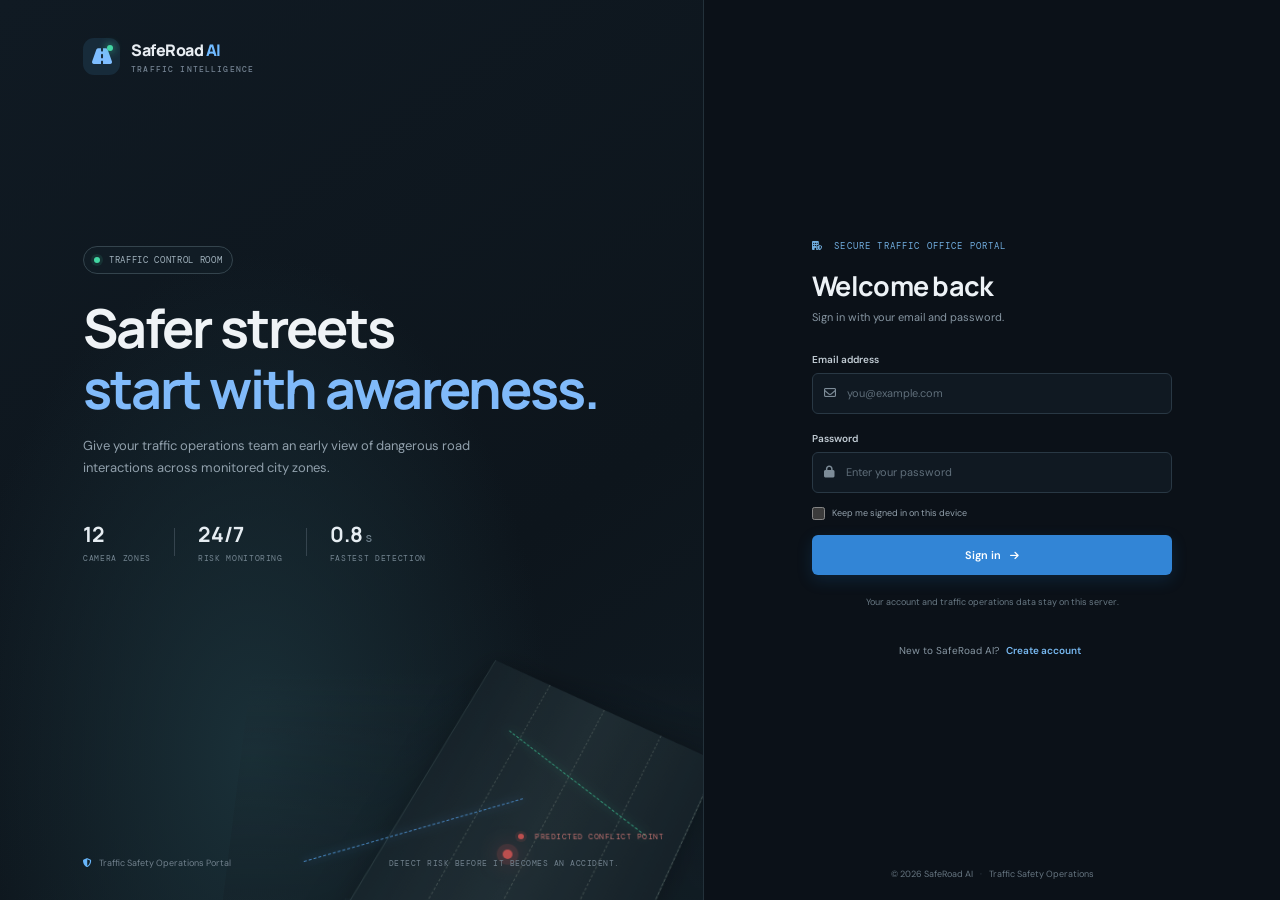
<file: index.html>
<!DOCTYPE html>
<html lang="en">
<head>
  <meta charset="UTF-8">
  <meta name="viewport" content="width=device-width, initial-scale=1.0">
  <title>CrashVision AI - Autonomous Accident Detection Studio</title>
  <meta name="description" content="Local pretrained AI video analysis for traffic collision and near-miss review.">

  <!-- Fonts -->
  <link rel="preconnect" href="https://fonts.googleapis.com">
  <link rel="preconnect" href="https://fonts.gstatic.com" crossorigin>
  <link href="https://fonts.googleapis.com/css2?family=JetBrains+Mono:wght@400;600;700&family=Outfit:wght@400;500;600;700;800&display=swap" rel="stylesheet">

  <link rel="stylesheet" href="pretrained2-dashboard.css">
  <link rel="stylesheet" href="solution-ui.css">
</head>
<body>
  <script>
    (()=>{let signedIn=false;try{signedIn=!!((sessionStorage.getItem('saferoadUser')&&sessionStorage.getItem('saferoadToken'))||(localStorage.getItem('saferoadUser')&&localStorage.getItem('saferoadToken')))}catch{}if(!signedIn)location.replace('login.html')})();
  </script>
  <div class="app-container">
    <!-- NAVBAR -->
    <header class="navbar">
      <div class="brand">
        <div class="brand-icon">
          <svg viewBox="0 0 24 24">
            <path stroke-linecap="round" stroke-linejoin="round" d="M12 9v2m0 4h.01m-6.938 4h13.856c1.54 0 2.502-1.667 1.732-3L13.732 4c-.77-1.333-2.694-1.333-3.464 0L3.34 16c-.77 1.333.192 3 1.732 3z"/>
          </svg>
        </div>
        <div>
          <h1 class="brand-title">CrashVision AI</h1>
          <div class="brand-tag">Accident Detection & Traffic Forensics • Local Pretrained AI</div>
        </div>
      </div>

      <div class="nav-actions">
        <a class="btn-icon" href="traffic-overview.html" style="text-decoration:none">Traffic insights</a>
        <button class="btn-icon" id="signOut" type="button">Sign out</button>
        <div class="status-pill" id="navStatusPill">
          <div class="status-indicator" id="navStatusIndicator"></div>
          <span id="navStatusText">Checking local model</span>
        </div>

        <button class="btn-icon" id="btnSettings" title="Check local pretrained model">
          <svg width="16" height="16" fill="none" stroke="currentColor" viewBox="0 0 24 24">
            <path stroke-linecap="round" stroke-linejoin="round" stroke-width="2" d="M10.325 4.317c.426-1.756 2.924-1.756 3.35 0a1.724 1.724 0 002.573 1.066c1.543-.94 3.31.826 2.37 2.37a1.724 1.724 0 001.065 2.572c1.756.426 1.756 2.924 0 3.35a1.724 1.724 0 00-1.066 2.573c.94 1.543-.826 3.31-2.37 2.37a1.724 1.724 0 00-2.572 1.065c-.426 1.756-2.924 1.756-3.35 0a1.724 1.724 0 00-2.573-1.066c-1.543.94-3.31-.826-2.37-2.37a1.724 1.724 0 00-1.065-2.572c-1.756-.426-1.756-2.924 0-3.35a1.724 1.724 0 001.066-2.573c-.94-1.543.826-3.31 2.37-2.37.996.608 2.296.07 2.572-1.065z" />
            <path stroke-linecap="round" stroke-linejoin="round" stroke-width="2" d="M15 12a3 3 0 11-6 0 3 3 0 016 0z" />
          </svg>
          API Settings
        </button>
      </div>
    </header>

    <!-- TOP TELEMETRY STATS -->
    <section class="stats-grid">
      <div class="stat-card">
        <div class="stat-label">
          <span>Target Architecture</span>
          <span>⚡ Local</span>
        </div>
        <div class="stat-value cyan" id="statModel">YOLOv8n</div>
        <div class="stat-sub">Local pretrained inference</div>
      </div>

      <div class="stat-card">
        <div class="stat-label">
          <span>Active Vehicles</span>
          <span>🚗 Traffic</span>
        </div>
        <div class="stat-value" id="statVehicles">0</div>
        <div class="stat-sub">Real-Time Trajectory Tracking</div>
      </div>

      <div class="stat-card" id="cardNearMisses">
        <div class="stat-label">
          <span>Near Misses (Yellow)</span>
          <span>⚠️ Warning</span>
        </div>
        <div class="stat-value yellow" id="statNearMisses">0</div>
        <div class="stat-sub">High Proximity & Evasive Action</div>
      </div>

      <div class="stat-card" id="cardCollisions">
        <div class="stat-label">
          <span>Collisions / Accidents (Red)</span>
          <span>🚨 Impact</span>
        </div>
        <div class="stat-value crimson" id="statCollisions">0</div>
        <div class="stat-sub">Destructive Overlap & Sudden Stop</div>
      </div>

      <div class="stat-card">
        <div class="stat-label">
          <span>Peak Risk Index</span>
          <span>📊 Safety</span>
        </div>
        <div class="stat-value emerald" id="statRisk">0%</div>
        <div class="stat-sub">Dynamic Kinetic Hazard Metric</div>
      </div>
    </section>

    <!-- WORKSPACE -->
    <main class="workspace-grid">
      <!-- LEFT: UPLOADER & VIDEO STUDIO -->
      <div class="main-column">
        <!-- UPLOAD PANEL -->
        <div class="panel">
          <div class="panel-header">
            <h2 class="panel-title">
              <svg fill="none" viewBox="0 0 24 24">
                <path stroke-linecap="round" stroke-linejoin="round" stroke-width="2" d="M7 16a4 4 0 01-.88-7.903A5 5 0 1115.9 6L16 6a5 5 0 011 9.9M15 13l-3-3m0 0l-3 3m3-3v12"/>
              </svg>
              Video Source & Inference Setup
            </h2>
          </div>

          <!-- DROPZONE -->
          <div class="dropzone" id="dropzone">
            <input type="file" id="fileInput" accept="video/mp4,video/avi,video/quicktime,video/x-matroska" style="display: none;">
            <div class="dropzone-icon">
              <svg fill="none" viewBox="0 0 24 24">
                <path stroke-linecap="round" stroke-linejoin="round" stroke-width="2" d="M15 10l4.553-2.276A1 1 0 0121 8.618v6.764a1 1 0 01-1.447.894L15 14M5 18h8a2 2 0 002-2V8a2 2 0 00-2-2H5a2 2 0 00-2 2v8a2 2 0 002 2z"/>
              </svg>
            </div>
            <div class="dropzone-title">Drag & Drop Surveillance Video Here</div>
            <div class="dropzone-sub">Supports MP4, AVI, MOV, MKV (Up to 500MB) or click to browse</div>

            <!-- ONE CLICK TEST SAMPLE BUTTON -->
            <button type="button" class="quick-sample-badge" id="btnLoadSample" style="display: none;">
              ⚡ Load Test Video (videoplayback.mp4)
            </button>
          </div>

          <!-- SELECTED FILE CARD -->
          <div class="selected-file-card" id="selectedFileCard">
            <div class="file-meta">
              <span class="file-badge">READY</span>
              <div>
                <strong id="selectedFileName">filename.mp4</strong>
                <div style="font-size: 0.75rem; color: var(--text-muted);" id="selectedFileSub">Size: 0 MB</div>
              </div>
            </div>
          </div>

          <!-- CONTROLS ROW -->
          <div class="controls-row">
            <div class="control-group">
              <label class="control-label" for="analysisLocation">Monitored location</label>
              <select id="analysisLocation" class="control-select">
                <option>Junction A</option><option>Market Road</option><option>College Crossing</option>
                <option>Junction B</option><option>Main Highway</option>
              </select>
            </div>
            <div class="control-group">
              <label class="control-label" for="selectStride">Processing Speed</label>
              <select id="selectStride" class="control-select">
                <option value="1">Deep Analysis (Every 1st frame)</option>
                <option value="2" selected>Balanced Mode (Every 2nd frame - 2x Fast)</option>
                <option value="3">Ultra Fast (Every 3rd frame - 3x Fast)</option>
              </select>
            </div>

            <div class="control-group">
              <label class="control-label" for="inputConf">Vehicle Confidence</label>
              <select id="inputConf" class="control-select">
                <option value="0.25">High Recall (0.25)</option>
                <option value="0.35" selected>Standard (0.35)</option>
                <option value="0.50">Strict (0.50)</option>
              </select>
            </div>

            <div class="control-group">
              <label class="control-label" for="inputIou">Collision Sensitivity</label>
              <select id="inputIou" class="control-select">
                <option value="0.10">Very Sensitive (IoU 0.10)</option>
                <option value="0.14" selected>Normal Impact (IoU 0.14)</option>
                <option value="0.22">Severe Crash Only (IoU 0.22)</option>
              </select>
            </div>

            <button type="button" class="btn-primary" id="btnStartAnalysis" disabled>
              🚀 Start AI Accident Detection
            </button>
          </div>

          <!-- PROGRESS CARD -->
          <div class="progress-card" id="progressCard">
            <div class="progress-header">
              <span id="progressStatus">Initializing pipeline...</span>
              <strong id="progressPercent" style="color: var(--accent-cyan); font-family: var(--font-mono);">0%</strong>
            </div>
            <div class="progress-track">
              <div class="progress-fill" id="progressFill"></div>
            </div>
            <div class="progress-metrics">
              <span id="metricFrames">Frames: 0 / 0</span>
              <span id="metricEta">ETA: Calculating...</span>
            </div>
          </div>
        </div>

        <!-- VIDEO STUDIO PANEL -->
        <div class="panel">
          <div class="panel-header">
            <h2 class="panel-title">
              <svg fill="none" viewBox="0 0 24 24">
                <path stroke-linecap="round" stroke-linejoin="round" stroke-width="2" d="M14.752 11.168l-3.197-2.132A1 1 0 0010 9.87v4.263a1 1 0 001.555.832l3.197-2.132a1 1 0 000-1.664z"/>
                <path stroke-linecap="round" stroke-linejoin="round" stroke-width="2" d="M21 12a9 9 0 11-18 0 9 9 0 0118 0z"/>
              </svg>
              Accident Forensics & Video Studio
            </h2>

            <div class="player-btn-group">
              <button class="pill-btn active" id="btnViewAnalyzed">🤖 AI Annotated</button>
              <button class="pill-btn" id="btnViewRaw">📹 Raw Video</button>
            </div>
          </div>

          <!-- VIDEO CONTAINER -->
          <div class="video-wrapper" id="videoContainer">
            <div class="video-empty-state">
              <svg fill="none" viewBox="0 0 24 24">
                <path stroke-linecap="round" stroke-linejoin="round" stroke-width="1.5" d="M15 10l4.553-2.276A1 1 0 0121 8.618v6.764a1 1 0 01-1.447.894L15 14M5 18h8a2 2 0 002-2V8a2 2 0 00-2-2H5a2 2 0 00-2 2v8a2 2 0 002 2z"/>
              </svg>
              <p>Upload a video or click "Load Test Video" to start analysis</p>
            </div>
          </div>

          <!-- CONTROLS & TIMELINE -->
          <div class="video-controls-bar" id="videoControlsBar" style="display: none;">
            <div class="player-btn-group">
              <span style="font-size: 0.78rem; color: var(--text-muted); margin-right: 0.5rem;">Playback Speed:</span>
              <button class="pill-btn speed-btn" data-speed="0.5">0.5x</button>
              <button class="pill-btn speed-btn active" data-speed="1.0">1.0x</button>
              <button class="pill-btn speed-btn" data-speed="1.5">1.5x</button>
              <button class="pill-btn speed-btn" data-speed="2.0">2.0x</button>
            </div>

            <div class="player-btn-group" id="exportActions" style="display: none;">
              <button class="btn-icon" id="btnDownloadVideo">
                <svg width="14" height="14" fill="none" stroke="currentColor" viewBox="0 0 24 24">
                  <path stroke-linecap="round" stroke-linejoin="round" stroke-width="2" d="M4 16v1a3 3 0 003 3h10a3 3 0 003-3v-1m-4-4l-4 4m0 0l-4-4m4 4V4"/>
                </svg>
                Download Annotated Video
              </button>
              <button class="btn-icon" id="btnDownloadReport">
                <svg width="14" height="14" fill="none" stroke="currentColor" viewBox="0 0 24 24">
                  <path stroke-linecap="round" stroke-linejoin="round" stroke-width="2" d="M9 12h6m-6 4h6m2 5H7a2 2 0 01-2-2V5a2 2 0 012-2h5.586a1 1 0 01.707.293l5.414 5.414a1 1 0 01.293.707V19a2 2 0 01-2 2z"/>
                </svg>
                Export JSON Report
              </button>
            </div>
          </div>

          <!-- TIMELINE CHART -->
          <div class="timeline-card">
            <div class="chart-header">
              <span>Collision Risk Timeline (Click curve to seek video)</span>
              <span style="color: var(--accent-crimson);">Threshold: 50% Impact</span>
            </div>
            <canvas id="riskChart"></canvas>
          </div>
        </div>
      </div>

      <!-- RIGHT: INCIDENT FORENSIC FEED -->
      <aside class="side-column">
        <div class="panel incidents-panel">
          <div class="panel-header">
            <h2 class="panel-title">
              <svg fill="none" viewBox="0 0 24 24">
                <path stroke-linecap="round" stroke-linejoin="round" stroke-width="2" d="M12 8v4m0 4h.01M21 12a9 9 0 11-18 0 9 9 0 0118 0z"/>
              </svg>
              Detected Incident Feed
            </h2>
            <span class="incident-counter" id="incidentCountHeader">0</span>
          </div>

          <div class="incident-list" id="incidentList">
            <div class="incident-empty">
              <svg width="40" height="40" fill="none" stroke="currentColor" viewBox="0 0 24 24" style="margin: 0 auto 0.75rem auto; display: block; opacity: 0.3;">
                <path stroke-linecap="round" stroke-linejoin="round" stroke-width="1.5" d="M9 5H7a2 2 0 00-2 2v12a2 2 0 002 2h10a2 2 0 002-2V7a2 2 0 00-2-2h-2M9 5a2 2 0 002 2h2a2 2 0 002-2M9 5a2 2 0 012-2h2a2 2 0 012 2"/>
              </svg>
              No incidents analyzed yet.<br>
              Launch video detection to record accident timestamps and collision freeze-frames.
            </div>
          </div>
        </div>
        <section class="panel solution-panel" id="aiSolutionPanel" hidden aria-live="polite"></section>
      </aside>
    </main>

    <!-- ROBOFLOW SETTINGS MODAL -->
    <div class="modal-backdrop" id="modalSettings">
      <div class="modal-card">
        <div class="modal-header">
          <h3 style="font-size: 1.15rem; font-weight: 700;">Pretrained Model</h3>
          <button class="modal-close" id="btnCloseSettings">&times;</button>
        </div>

        <div class="modal-body">
          <div class="control-group">
            <label class="control-label" for="inputModelId">Model</label>
            <input type="text" id="inputModelId" class="control-input" value="local-yolov8n" readonly>
            <span style="font-size: 0.72rem; color: var(--text-muted); margin-top: 0.2rem;">
              Runs locally with the pretrained weights in backend/models. No API key or internet connection is needed.
            </span>
          </div>

          <div style="display: flex; gap: 0.75rem; align-items: center; margin-top: 0.5rem;">
            <button type="button" class="btn-icon" id="btnTestLocalModel">
              ⚡ Check Model
            </button>
            <span id="roboflowTestResult" style="font-size: 0.78rem;"></span>
          </div>

          <div style="display: flex; justify-content: flex-end; gap: 0.75rem; margin-top: 1.5rem;">
            <button type="button" class="btn-primary" id="btnSaveSettings" style="padding: 0.55rem 1.4rem;">
              Done
            </button>
          </div>
        </div>
      </div>
    </div>
  </div>

  <script src="pretrained2-dashboard.js"></script>
  <script src="solution-ui.js"></script>
</body>
</html>
</file>
<file: pretrained2-dashboard.css>
:root {
  --bg-deep: #07090e;
  --bg-surface: #0e131f;
  --bg-surface-elevated: #151c2e;
  --bg-glass: rgba(16, 24, 40, 0.7);
  --bg-glass-card: rgba(19, 29, 49, 0.65);
  --border-subtle: rgba(255, 255, 255, 0.08);
  --border-glow: rgba(0, 245, 255, 0.3);
  --border-crimson: rgba(255, 0, 85, 0.4);

  --accent-cyan: #00f5ff;
  --accent-cyan-glow: rgba(0, 245, 255, 0.4);
  --accent-emerald: #00ff9d;
  --accent-amber: #ffb703;
  --accent-crimson: #ff0055;
  --accent-crimson-glow: rgba(255, 0, 85, 0.5);

  --text-main: #f0f4fc;
  --text-muted: #8e9bb0;
  --text-dim: #5a667a;

  --font-sans: 'Outfit', 'Inter', -apple-system, BlinkMacSystemFont, sans-serif;
  --font-mono: 'JetBrains Mono', 'Space Mono', monospace;

  --radius-sm: 8px;
  --radius-md: 14px;
  --radius-lg: 20px;
  --radius-full: 9999px;

  --shadow-lg: 0 20px 40px -15px rgba(0, 0, 0, 0.7);
  --shadow-cyan: 0 0 25px rgba(0, 245, 255, 0.25);
  --shadow-crimson: 0 0 30px rgba(255, 0, 85, 0.35);
  --transition: all 0.25s cubic-bezier(0.16, 1, 0.3, 1);
}

* {
  box-sizing: border-box;
  margin: 0;
  padding: 0;
}

body {
  font-family: var(--font-sans);
  background: var(--bg-deep);
  color: var(--text-main);
  min-height: 100vh;
  overflow-x: hidden;
  position: relative;
  background-image: 
    radial-gradient(circle at 15% 20%, rgba(0, 245, 255, 0.05) 0%, transparent 45%),
    radial-gradient(circle at 85% 70%, rgba(255, 0, 85, 0.04) 0%, transparent 50%),
    linear-gradient(to bottom, #07090e, #0a0e17 40%, #07090e);
}

/* Subtle background grid pattern */
body::before {
  content: '';
  position: fixed;
  top: 0; left: 0; right: 0; bottom: 0;
  background-size: 40px 40px;
  background-image: 
    linear-gradient(to right, rgba(255, 255, 255, 0.02) 1px, transparent 1px),
    linear-gradient(to bottom, rgba(255, 255, 255, 0.02) 1px, transparent 1px);
  pointer-events: none;
  z-index: 0;
}

.app-container {
  position: relative;
  z-index: 1;
  max-width: 1440px;
  margin: 0 auto;
  padding: 1.5rem 2rem 3rem 2rem;
}

/* TOP NAVBAR */
.navbar {
  display: flex;
  align-items: center;
  justify-content: space-between;
  padding: 1rem 1.5rem;
  background: var(--bg-glass);
  backdrop-filter: blur(20px);
  border: 1px solid var(--border-subtle);
  border-radius: var(--radius-lg);
  margin-bottom: 2rem;
  box-shadow: var(--shadow-lg);
}

.brand {
  display: flex;
  align-items: center;
  gap: 1rem;
}

.brand-icon {
  width: 44px;
  height: 44px;
  border-radius: var(--radius-md);
  background: linear-gradient(135deg, rgba(0, 245, 255, 0.2), rgba(255, 0, 85, 0.25));
  border: 1px solid var(--border-glow);
  display: flex;
  align-items: center;
  justify-content: center;
  box-shadow: var(--shadow-cyan);
}

.brand-icon svg {
  width: 24px;
  height: 24px;
  fill: none;
  stroke: var(--accent-cyan);
  stroke-width: 2;
}

.brand-title {
  font-size: 1.35rem;
  font-weight: 700;
  letter-spacing: -0.02em;
  background: linear-gradient(120deg, #fff 40%, var(--accent-cyan));
  -webkit-background-clip: text;
  -webkit-text-fill-color: transparent;
}

.brand-tag {
  font-size: 0.72rem;
  text-transform: uppercase;
  letter-spacing: 0.1em;
  color: var(--text-muted);
  font-family: var(--font-mono);
}

.nav-actions {
  display: flex;
  align-items: center;
  gap: 1rem;
}

.status-pill {
  display: flex;
  align-items: center;
  gap: 0.5rem;
  background: rgba(0, 255, 157, 0.08);
  border: 1px solid rgba(0, 255, 157, 0.25);
  padding: 0.45rem 0.9rem;
  border-radius: var(--radius-full);
  font-size: 0.8rem;
  font-weight: 500;
  color: var(--accent-emerald);
}

.status-indicator {
  width: 8px;
  height: 8px;
  border-radius: 50%;
  background: var(--accent-emerald);
  box-shadow: 0 0 10px var(--accent-emerald);
  animation: pulse-green 2s infinite;
}

@keyframes pulse-green {
  0%, 100% { opacity: 1; transform: scale(1); }
  50% { opacity: 0.5; transform: scale(0.85); }
}

.btn-icon {
  background: var(--bg-surface-elevated);
  border: 1px solid var(--border-subtle);
  color: var(--text-main);
  padding: 0.5rem 1rem;
  border-radius: var(--radius-md);
  font-size: 0.85rem;
  font-family: var(--font-sans);
  cursor: pointer;
  display: flex;
  align-items: center;
  gap: 0.5rem;
  transition: var(--transition);
}

.btn-icon:hover {
  background: rgba(0, 245, 255, 0.1);
  border-color: var(--accent-cyan);
  color: var(--accent-cyan);
  box-shadow: 0 0 15px rgba(0, 245, 255, 0.2);
}

/* STATS BAR */
.stats-grid {
  display: grid;
  grid-template-columns: repeat(5, 1fr);
  gap: 1.25rem;
  margin-bottom: 2rem;
}

.stat-card {
  background: var(--bg-glass-card);
  backdrop-filter: blur(16px);
  border: 1px solid var(--border-subtle);
  border-radius: var(--radius-md);
  padding: 1.2rem 1.4rem;
  position: relative;
  overflow: hidden;
  transition: var(--transition);
}

.stat-card:hover {
  transform: translateY(-2px);
  border-color: rgba(255, 255, 255, 0.15);
}

.stat-card::after {
  content: '';
  position: absolute;
  top: 0; left: 0; right: 0;
  height: 2px;
  background: linear-gradient(90deg, transparent, var(--border-glow), transparent);
}

.stat-card.alert-mode::after {
  background: linear-gradient(90deg, transparent, var(--accent-crimson), transparent);
}

.stat-card.near-miss-mode::after {
  background: linear-gradient(90deg, transparent, var(--accent-amber), transparent);
}

.stat-label {
  font-size: 0.78rem;
  color: var(--text-muted);
  text-transform: uppercase;
  letter-spacing: 0.05em;
  margin-bottom: 0.4rem;
  display: flex;
  justify-content: space-between;
}

.stat-value {
  font-size: 1.55rem;
  font-weight: 700;
  font-family: var(--font-mono);
  color: var(--text-main);
}

.stat-value.cyan { color: var(--accent-cyan); }
.stat-value.yellow { color: var(--accent-amber); text-shadow: 0 0 20px rgba(255, 183, 3, 0.4); }
.stat-value.crimson { color: var(--accent-crimson); text-shadow: var(--shadow-crimson); }
.stat-value.emerald { color: var(--accent-emerald); }

.stat-sub {
  font-size: 0.75rem;
  color: var(--text-dim);
  margin-top: 0.3rem;
}

/* MAIN WORKSPACE LAYOUT */
.workspace-grid {
  display: grid;
  grid-template-columns: 1fr 390px;
  gap: 1.75rem;
}

/* LEFT COLUMN: UPLOAD & VIDEO */
.panel {
  background: var(--bg-glass-card);
  backdrop-filter: blur(20px);
  border: 1px solid var(--border-subtle);
  border-radius: var(--radius-lg);
  padding: 1.5rem;
  box-shadow: var(--shadow-lg);
  margin-bottom: 1.75rem;
}

.panel-header {
  display: flex;
  align-items: center;
  justify-content: space-between;
  margin-bottom: 1.25rem;
  padding-bottom: 0.75rem;
  border-bottom: 1px solid var(--border-subtle);
}

.panel-title {
  font-size: 1.05rem;
  font-weight: 600;
  display: flex;
  align-items: center;
  gap: 0.6rem;
}

.panel-title svg {
  width: 18px;
  height: 18px;
  stroke: var(--accent-cyan);
}

/* DROPZONE */
.dropzone {
  border: 2px dashed rgba(255, 255, 255, 0.12);
  border-radius: var(--radius-md);
  padding: 2.2rem 1.5rem;
  text-align: center;
  background: rgba(10, 16, 26, 0.5);
  cursor: pointer;
  transition: var(--transition);
  position: relative;
}

.dropzone:hover, .dropzone.dragover {
  border-color: var(--accent-cyan);
  background: rgba(0, 245, 255, 0.04);
  box-shadow: 0 0 25px rgba(0, 245, 255, 0.1);
}

.dropzone-icon {
  width: 54px;
  height: 54px;
  margin: 0 auto 1rem auto;
  border-radius: 50%;
  background: rgba(0, 245, 255, 0.08);
  border: 1px solid rgba(0, 245, 255, 0.2);
  display: flex;
  align-items: center;
  justify-content: center;
}

.dropzone-icon svg {
  width: 26px;
  height: 26px;
  stroke: var(--accent-cyan);
}

.dropzone-title {
  font-size: 1.05rem;
  font-weight: 600;
  margin-bottom: 0.35rem;
}

.dropzone-sub {
  font-size: 0.82rem;
  color: var(--text-muted);
  margin-bottom: 1.2rem;
}

.quick-sample-badge {
  display: inline-flex;
  align-items: center;
  gap: 0.5rem;
  background: linear-gradient(135deg, rgba(0, 245, 255, 0.15), rgba(0, 150, 255, 0.1));
  border: 1px solid rgba(0, 245, 255, 0.35);
  padding: 0.55rem 1.1rem;
  border-radius: var(--radius-full);
  font-size: 0.84rem;
  font-weight: 600;
  color: #fff;
  cursor: pointer;
  transition: var(--transition);
  box-shadow: 0 0 15px rgba(0, 245, 255, 0.15);
}

.quick-sample-badge:hover {
  background: linear-gradient(135deg, rgba(0, 245, 255, 0.3), rgba(0, 150, 255, 0.2));
  transform: translateY(-2px);
  box-shadow: 0 0 25px rgba(0, 245, 255, 0.3);
}

/* SELECTED FILE INFO */
.selected-file-card {
  display: none;
  align-items: center;
  justify-content: space-between;
  background: var(--bg-surface-elevated);
  border: 1px solid var(--border-glow);
  padding: 0.9rem 1.2rem;
  border-radius: var(--radius-md);
  margin-top: 1rem;
}

.file-meta {
  display: flex;
  align-items: center;
  gap: 0.8rem;
}

.file-badge {
  background: var(--accent-cyan);
  color: #000;
  font-weight: 700;
  font-size: 0.7rem;
  padding: 0.25rem 0.5rem;
  border-radius: var(--radius-sm);
  font-family: var(--font-mono);
}

/* CONTROLS ROW */
.controls-row {
  display: grid;
  grid-template-columns: repeat(3, 1fr) auto;
  gap: 1rem;
  margin-top: 1.25rem;
  align-items: flex-end;
}

.control-group {
  display: flex;
  flex-direction: column;
  gap: 0.35rem;
}

.control-label {
  font-size: 0.78rem;
  color: var(--text-muted);
  font-weight: 500;
}

.control-select, .control-input {
  background: var(--bg-surface);
  border: 1px solid var(--border-subtle);
  color: var(--text-main);
  padding: 0.6rem 0.8rem;
  border-radius: var(--radius-sm);
  font-family: var(--font-sans);
  font-size: 0.85rem;
  outline: none;
  transition: var(--transition);
}

.control-select:focus, .control-input:focus {
  border-color: var(--accent-cyan);
  box-shadow: 0 0 12px rgba(0, 245, 255, 0.2);
}

.btn-primary {
  background: linear-gradient(135deg, #00f5ff, #0077ff);
  color: #050a14;
  border: none;
  font-weight: 700;
  font-size: 0.9rem;
  padding: 0.7rem 1.6rem;
  border-radius: var(--radius-md);
  cursor: pointer;
  display: flex;
  align-items: center;
  gap: 0.6rem;
  transition: var(--transition);
  box-shadow: 0 0 25px rgba(0, 245, 255, 0.35);
}

.btn-primary:hover:not(:disabled) {
  transform: translateY(-2px);
  box-shadow: 0 0 35px rgba(0, 245, 255, 0.6);
  filter: brightness(1.1);
}

.btn-primary:disabled {
  opacity: 0.5;
  cursor: not-allowed;
  filter: grayscale(0.8);
}

/* PROGRESS BAR */
.progress-card {
  display: none;
  background: var(--bg-surface-elevated);
  border: 1px solid var(--border-glow);
  padding: 1.25rem;
  border-radius: var(--radius-md);
  margin-top: 1.25rem;
  box-shadow: var(--shadow-cyan);
}

.progress-header {
  display: flex;
  justify-content: space-between;
  font-size: 0.85rem;
  margin-bottom: 0.6rem;
}

.progress-track {
  width: 100%;
  height: 8px;
  background: rgba(255, 255, 255, 0.08);
  border-radius: var(--radius-full);
  overflow: hidden;
  position: relative;
}

.progress-fill {
  width: 0%;
  height: 100%;
  background: linear-gradient(90deg, var(--accent-cyan), var(--accent-crimson));
  border-radius: var(--radius-full);
  transition: width 0.3s ease;
  position: relative;
}

.progress-fill::after {
  content: '';
  position: absolute;
  top: 0; left: 0; right: 0; bottom: 0;
  background: linear-gradient(90deg, transparent, rgba(255, 255, 255, 0.5), transparent);
  animation: shine 1.5s infinite;
}

@keyframes shine {
  0% { transform: translateX(-100%); }
  100% { transform: translateX(100%); }
}

.progress-metrics {
  display: flex;
  justify-content: space-between;
  margin-top: 0.6rem;
  font-size: 0.75rem;
  color: var(--text-muted);
  font-family: var(--font-mono);
}

/* VIDEO STUDIO PLAYER */
.video-wrapper {
  position: relative;
  background: #000;
  border-radius: var(--radius-md);
  overflow: hidden;
  border: 1px solid var(--border-subtle);
  aspect-ratio: 16 / 9;
  display: flex;
  align-items: center;
  justify-content: center;
}

video {
  width: 100%;
  height: 100%;
  object-fit: contain;
  display: block;
}

.video-empty-state {
  display: flex;
  flex-direction: column;
  align-items: center;
  gap: 0.75rem;
  color: var(--text-dim);
}

.video-empty-state svg {
  width: 48px;
  height: 48px;
  stroke: var(--text-dim);
}

.video-controls-bar {
  display: flex;
  align-items: center;
  justify-content: space-between;
  margin-top: 1rem;
  gap: 1rem;
}

.player-btn-group {
  display: flex;
  align-items: center;
  gap: 0.5rem;
}

.pill-btn {
  background: var(--bg-surface);
  border: 1px solid var(--border-subtle);
  color: var(--text-muted);
  padding: 0.4rem 0.8rem;
  border-radius: var(--radius-sm);
  font-size: 0.8rem;
  cursor: pointer;
  transition: var(--transition);
}

.pill-btn:hover, .pill-btn.active {
  background: rgba(0, 245, 255, 0.12);
  border-color: var(--accent-cyan);
  color: var(--accent-cyan);
}

/* TIMELINE CHART */
.timeline-card {
  margin-top: 1.25rem;
  padding: 1rem;
  background: var(--bg-surface);
  border: 1px solid var(--border-subtle);
  border-radius: var(--radius-md);
}

.chart-header {
  display: flex;
  justify-content: space-between;
  font-size: 0.8rem;
  color: var(--text-muted);
  margin-bottom: 0.5rem;
}

#riskChart {
  width: 100%;
  height: 60px;
  display: block;
}

/* RIGHT COLUMN: INCIDENT FEED */
.incidents-panel {
  display: flex;
  flex-direction: column;
  height: calc(100% - 1.75rem);
}

.incident-counter {
  background: rgba(255, 0, 85, 0.15);
  color: var(--accent-crimson);
  border: 1px solid rgba(255, 0, 85, 0.35);
  font-family: var(--font-mono);
  font-size: 0.75rem;
  font-weight: 700;
  padding: 0.2rem 0.6rem;
  border-radius: var(--radius-full);
}

.incident-list {
  display: flex;
  flex-direction: column;
  gap: 0.85rem;
  overflow-y: auto;
  max-height: 580px;
  padding-right: 0.3rem;
}

.incident-list::-webkit-scrollbar {
  width: 5px;
}
.incident-list::-webkit-scrollbar-track {
  background: transparent;
}
.incident-list::-webkit-scrollbar-thumb {
  background: rgba(255, 255, 255, 0.1);
  border-radius: 4px;
}

.incident-card {
  background: var(--bg-surface);
  border: 1px solid var(--border-subtle);
  border-radius: var(--radius-md);
  padding: 1rem;
  cursor: pointer;
  transition: var(--transition);
  position: relative;
  overflow: hidden;
}

.incident-card:hover {
  transform: translateX(4px);
  border-color: var(--border-crimson);
  box-shadow: 0 4px 20px rgba(255, 0, 85, 0.15);
}

.incident-card.critical, .incident-card.collision {
  border-left: 3px solid var(--accent-crimson);
}

.incident-card.near-miss {
  border-left: 3px solid var(--accent-amber);
}

.incident-card.near-miss:hover {
  border-color: rgba(255, 183, 3, 0.5);
  box-shadow: 0 4px 20px rgba(255, 183, 3, 0.18);
}

.incident-card-header {
  display: flex;
  justify-content: space-between;
  align-items: center;
  margin-bottom: 0.5rem;
}

.incident-time {
  font-family: var(--font-mono);
  font-size: 0.82rem;
  font-weight: 700;
  color: var(--accent-cyan);
}

.severity-pill {
  font-size: 0.72rem;
  font-weight: 700;
  padding: 0.2rem 0.5rem;
  border-radius: var(--radius-full);
  text-transform: uppercase;
}

.severity-pill.critical, .severity-pill.collision {
  background: rgba(255, 0, 85, 0.2);
  color: var(--accent-crimson);
  border: 1px solid var(--accent-crimson);
}

.severity-pill.near-miss {
  background: rgba(255, 183, 3, 0.18);
  color: var(--accent-amber);
  border: 1px solid var(--accent-amber);
}

.incident-details {
  font-size: 0.82rem;
  color: var(--text-muted);
  line-height: 1.4;
  margin-bottom: 0.6rem;
}

.incident-thumb-wrapper {
  position: relative;
  border-radius: var(--radius-sm);
  overflow: hidden;
  border: 1px solid var(--border-subtle);
  margin-top: 0.5rem;
  max-height: 110px;
}

.incident-thumb {
  width: 100%;
  height: 100%;
  object-fit: cover;
  display: block;
}

.incident-empty {
  text-align: center;
  padding: 3rem 1.5rem;
  color: var(--text-dim);
  font-size: 0.85rem;
}

/* SETTINGS MODAL */
.modal-backdrop {
  display: none;
  position: fixed;
  top: 0; left: 0; right: 0; bottom: 0;
  background: rgba(0, 0, 0, 0.8);
  backdrop-filter: blur(10px);
  z-index: 100;
  align-items: center;
  justify-content: center;
}

.modal-card {
  background: var(--bg-surface-elevated);
  border: 1px solid var(--border-glow);
  width: 100%;
  max-width: 520px;
  border-radius: var(--radius-lg);
  padding: 2rem;
  box-shadow: 0 25px 60px rgba(0, 0, 0, 0.8);
  position: relative;
}

.modal-header {
  display: flex;
  justify-content: space-between;
  align-items: center;
  margin-bottom: 1.5rem;
}

.modal-close {
  background: transparent;
  border: none;
  color: var(--text-muted);
  font-size: 1.5rem;
  cursor: pointer;
  line-height: 1;
}

.modal-body {
  display: flex;
  flex-direction: column;
  gap: 1.25rem;
}

/* RESPONSIVE */
@media (max-width: 1024px) {
  .workspace-grid {
    grid-template-columns: 1fr;
  }
  .stats-grid {
    grid-template-columns: repeat(2, 1fr);
  }
  .controls-row {
    grid-template-columns: 1fr 1fr;
  }
}

@media (max-width: 640px) {
  .stats-grid {
    grid-template-columns: 1fr;
  }
  .controls-row {
    grid-template-columns: 1fr;
  }
  .navbar {
    flex-direction: column;
    gap: 1rem;
    align-items: flex-start;
  }
}
</file>
<file: solution-ui.css>
.solution-panel{margin:16px 0;padding:20px;background:#101923;border:1px solid #2a3947;border-radius:12px;color:#e7eef5}.solution-panel[hidden]{display:none}.solution-head,.solution-foot{display:flex;justify-content:space-between;align-items:center;gap:18px}.solution-kicker{font:700 10px/1.4 monospace;letter-spacing:1.2px;color:#65b5ff}.solution-head h2{font-size:20px;margin:5px 0}.solution-head p{margin:0;color:#91a1af;font-size:13px}.solution-priority{white-space:nowrap;padding:8px 11px;border-radius:20px;background:#283442;color:#bac9d7;font-size:11px;font-weight:800;letter-spacing:.5px}.solution-panel[data-priority=critical] .solution-priority,.solution-panel[data-priority=high] .solution-priority{background:#4b2024;color:#ffaaa6}.solution-panel[data-priority=medium] .solution-priority{background:#4a3920;color:#ffd485}.solution-stats{display:grid;grid-template-columns:repeat(4,minmax(80px,1fr));gap:10px;margin:18px 0}.solution-stats>div{padding:12px;background:#0c131b;border:1px solid #253340;border-radius:8px}.solution-stats strong,.solution-stats span{display:block}.solution-stats strong{font-size:19px}.solution-stats span{margin-top:4px;color:#91a1af;font-size:11px}.solution-columns{display:grid;grid-template-columns:1fr 1fr;gap:18px}.solution-columns section{padding:15px;background:#0c131b;border:1px solid #253340;border-radius:8px}.solution-columns h3{font-size:14px;margin:0 0 10px}.solution-columns ul,.solution-event-details ul{padding-left:19px;margin:0;color:#becbd6;font-size:13px;line-height:1.55}.solution-columns li,.solution-event-details li{margin:5px 0}.solution-event-details{margin-top:14px;color:#dce7f0}.solution-event-details summary{cursor:pointer;font-size:13px}.solution-event-details article{padding:12px 0;border-bottom:1px solid #263441}.solution-event-details article strong{font-size:12px}.solution-foot{margin-top:14px;align-items:flex-start}.solution-foot>span{color:#8193a2;font-size:11px;line-height:1.5}.solution-report-button{flex:none;background:#2f86d3;border:0;border-radius:6px;padding:10px 14px;color:white;font-weight:700;cursor:pointer}.solution-report-button:hover{background:#4199e7}@media(max-width:640px){.solution-head,.solution-foot{align-items:flex-start;flex-direction:column}.solution-columns{grid-template-columns:1fr}.solution-stats{grid-template-columns:repeat(2,1fr)}}
</file>
<file: styles.css>
:root{color-scheme:dark;--bg:#0b1118;--sidebar:#0e151e;--panel:#111a24;--panel2:#141f2a;--border:#202d39;--muted:#7e8c9a;--text:#e8edf2;--sub:#a6b1bc;--blue:#56a8ff;--amber:#f3b84b;--red:#ff625f;--mint:#43d6a3;--violet:#aa91ff;--sans:'DM Sans',sans-serif;--display:'Manrope',sans-serif;--mono:'DM Mono',monospace}*{box-sizing:border-box}body{margin:0;background:var(--bg);color:var(--text);font-family:var(--sans);font-size:13px;-webkit-font-smoothing:antialiased}button,input,select{font:inherit}button{color:inherit;cursor:pointer}.app-shell{min-height:100vh}.sidebar{width:244px;background:var(--sidebar);border-right:1px solid #1d2732;position:fixed;inset:0 auto 0 0;z-index:30;display:flex;flex-direction:column;padding:25px 16px 15px}.brand{display:flex;align-items:center;gap:11px;text-decoration:none;color:inherit;padding:0 11px 30px}.brand-mark{width:37px;height:37px;border-radius:11px;background:#172b3a;color:#7ebdff;display:grid;place-items:center;position:relative;font-size:18px}.brand-mark span{width:6px;height:6px;background:var(--mint);position:absolute;border-radius:50%;right:7px;top:7px;box-shadow:0 0 9px #43d6a3}.brand-copy strong{font:800 16px var(--display);letter-spacing:-.5px}.brand-copy strong span{color:#70baff}.brand-copy small{display:block;color:#748392;font:500 8px var(--mono);letter-spacing:1.15px;margin-top:3px}.workspace-label{font:500 9px var(--mono);color:#60707e;letter-spacing:1.4px;padding:4px 12px 10px}.side-nav{display:grid;gap:4px}.nav-item{height:42px;display:flex;align-items:center;gap:13px;border:0;background:transparent;color:#91a0ad;border-radius:7px;text-align:left;padding:0 12px;position:relative;font-weight:500;font-size:12px;transition:.18s}.nav-item i{width:17px;text-align:center;font-size:14px;color:#81909e}.nav-item:hover{background:#141e28;color:#e1e8ee}.nav-item.active{background:#182736;color:#dbeeff}.nav-item.active:before{content:"";position:absolute;left:-16px;top:9px;height:24px;width:3px;border-radius:0 3px 3px 0;background:var(--blue)}.nav-item.active i{color:#72b9ff}.nav-count{margin-left:auto;font:10px var(--mono);color:#ff817b;background:#3a2226;padding:3px 6px;border-radius:4px}.live-dot,.pulse{width:7px;height:7px;border-radius:50%;background:var(--mint);box-shadow:0 0 0 3px #43d6a31c}.live-dot{margin-left:auto}.sidebar-bottom{margin-top:auto}.system-card{border:1px solid #22313d;background:#111b24;border-radius:8px;padding:12px 11px 10px;margin:0 2px 15px}.system-title{display:flex;align-items:center;gap:7px;font:9px var(--mono);color:#8494a1;letter-spacing:.3px;margin-bottom:12px}.system-title .pulse{width:6px;height:6px}.system-ok{margin-left:auto;color:#62d8aa;font-size:8px}.system-line{display:flex;justify-content:space-between;color:#82909c;font-size:10px;margin:7px 0}.system-line b{font:10px var(--mono);color:#c5d1db}.system-meter{height:3px;border-radius:5px;background:#263540;margin-top:10px}.system-meter span{display:block;width:91%;height:100%;background:var(--mint);border-radius:5px}.profile{border-top:1px solid #202a34;margin:10px 3px 0;padding:14px 3px 0;display:flex;align-items:center;gap:9px}.avatar{width:31px;height:31px;border-radius:50%;display:grid;place-items:center;background:#344859;color:#d8e9f6;font:600 10px var(--display);border:1px solid #4a5d6c}.profile-text{display:grid;gap:3px;min-width:0}.profile-text strong{font-size:11px;font-weight:600}.profile-text small{font-size:10px;color:#758492}.icon-button{border:0;background:transparent;color:#94a2ae;display:grid;place-items:center;border-radius:6px;width:32px;height:32px}.icon-button:hover{background:#202b36;color:#eef3f7}.profile-menu{margin-left:auto}.main-area{margin-left:244px;min-height:100vh}.topbar{height:62px;border-bottom:1px solid #1b2630;display:flex;align-items:center;justify-content:space-between;padding:0 34px;background:#0d141c;position:sticky;top:0;z-index:20}.crumb{display:flex;align-items:center;gap:11px;color:#748290;font-size:11px}.crumb i{font-size:8px;color:#4d5b68}.crumb strong{font-weight:600;color:#cbd5de}.topbar-right{display:flex;align-items:center;gap:17px}.date-chip{color:#9ba8b4;font-size:11px;display:flex;align-items:center;gap:8px}.date-chip i{color:#748594}.top-divider{width:1px;height:22px;background:#25313c}.notification-wrap{position:relative}.notification-button{position:relative;font-size:14px}.notification-dot{position:absolute;width:6px;height:6px;background:#ff6b66;border:1px solid #0d141c;border-radius:50%;top:7px;right:7px}.user-chip{border:0;background:transparent;display:flex;align-items:center;gap:8px;font-size:11px;color:#d4dce3}.user-chip>i{font-size:8px;color:#788793;margin-left:3px}.avatar.small{width:27px;height:27px;font-size:9px}.notification-menu{position:absolute;right:-50px;top:44px;width:325px;background:#131d27;border:1px solid #2a3946;border-radius:9px;box-shadow:0 18px 50px #0008;display:none;z-index:40;overflow:hidden}.notification-menu.open{display:block}.notification-head{display:flex;justify-content:space-between;padding:14px 15px;border-bottom:1px solid #26333e;font-size:12px}.notification-head span{color:#f2766d;font-size:10px}.notification-item{display:flex;gap:10px;padding:13px 14px;border-bottom:1px solid #202b35}.notification-item>div{min-width:0}.notification-item strong{font-size:11px}.notification-item p{font-size:10px;color:#9aa8b3;margin:5px 0}.notification-item small{font-size:9px;color:#657583}.alert-icon{width:27px;height:27px;display:grid;place-items:center;border-radius:7px;flex:none}.alert-icon.red{background:#42252a;color:#ff7973}.alert-icon.amber{background:#3b3020;color:#f3bb5d}.all-alerts{width:100%;border:0;background:transparent;color:#81bcf5;padding:12px;font-size:10px}.all-alerts i{margin-left:6px}.page-content{max-width:1560px;margin:auto;padding:28px 34px 22px}.page-heading{display:flex;justify-content:space-between;align-items:flex-end;margin-bottom:22px}.eyebrow{font:9px var(--mono);color:#8493a0;letter-spacing:1.25px;display:flex;align-items:center;gap:8px}.eyebrow-line{width:15px;height:1px;background:#4c9be9}.page-heading h1{font:700 25px var(--display);letter-spacing:-.65px;margin:8px 0 5px;color:#eef2f6}.page-heading p{font-size:11px;color:#82909d;margin:0}.heading-actions{display:flex;gap:8px}.button{height:34px;padding:0 12px;border-radius:6px;border:1px solid transparent;font-size:10px;font-weight:600;display:inline-flex;align-items:center;justify-content:center;gap:8px;transition:.18s}.button-primary{background:#3183d5;color:#fff;box-shadow:0 3px 12px #1c6eb32b}.button-primary:hover{background:#4096e8;transform:translateY(-1px)}.button-secondary{background:#151f29;border-color:#2a3743;color:#b7c2cc}.button-secondary:hover{background:#1c2935;border-color:#405261}.button-success{background:#17382f;border-color:#275a48;color:#70dfb3}.button-success:hover{background:#204939}.button-small{height:29px;padding:0 10px;font-size:9px}.tiny-chevron{font-size:8px;margin-left:6px;color:#758492}.stats-grid{display:grid;grid-template-columns:repeat(4,minmax(0,1fr));gap:12px;margin-bottom:14px}.stat-card,.panel{background:var(--panel);border:1px solid var(--border);border-radius:9px}.stat-card{padding:15px 16px 12px;min-width:0}.stat-top{display:flex;justify-content:space-between;align-items:center;margin-bottom:12px}.stat-icon{width:29px;height:29px;display:grid;place-items:center;border-radius:7px;font-size:12px}.stat-icon.blue{background:#1d3041;color:#64b4ff}.stat-icon.amber{background:#3b3020;color:#f1ba58}.stat-icon.red{background:#412629;color:#ff7872}.stat-icon.violet{background:#302a45;color:#b3a0ff}.trend{font-size:9px;display:flex;align-items:center;gap:5px}.trend.positive{color:#5ed4a4}.trend.negative{color:#f17e72}.trend.neutral{color:#91a0ad}.risk-live{color:#e3a25b;font-size:9px;display:flex;align-items:center;gap:7px}.red-pulse{background:#ff625f;box-shadow:0 0 0 3px #ff625f22}.stat-label{font-size:10px;color:#96a3ae;margin-bottom:5px}.stat-value{font:700 26px var(--display);letter-spacing:-1px;color:#ecf1f5}.stat-foot{display:flex;align-items:center;justify-content:space-between;margin-top:7px;font-size:9px;color:#697987}.sparkline{font:12px var(--mono);letter-spacing:-1px}.blue-spark{color:#56a8ff}.amber-spark{color:#e4b450}.stat-detail{color:#72b9ff;font-size:9px}.stat-detail i{font-size:8px;margin-left:3px}.primary-grid{display:grid;grid-template-columns:minmax(0,1.55fr) minmax(330px,.9fr);gap:13px;margin-bottom:13px}.panel{padding:16px;min-width:0}.panel-header{display:flex;align-items:flex-start;justify-content:space-between;gap:12px;margin-bottom:13px}.panel-kicker{font:9px var(--mono);letter-spacing:1.05px;color:#728290;margin-bottom:5px}.panel h2{font:650 14px var(--display);letter-spacing:-.2px;margin:0;color:#e3eaf0}.panel-subtitle{font-size:10px;color:#81909c;margin:5px 0 0}.feed-id{font-size:9px;color:#80b9e9;margin-left:5px;letter-spacing:.3px}.panel-tools{display:flex;align-items:center;gap:10px}.active-status{display:flex;align-items:center;gap:7px;font:9px var(--mono);color:#5fd8a8;letter-spacing:.4px}.panel-more{width:24px;height:24px}.camera-view{height:252px;border-radius:6px;position:relative;overflow:hidden;background:#141f24;border:1px solid #29383e}.camera-meta,.camera-overlay{position:absolute;left:0;right:0;z-index:5;display:flex;justify-content:space-between;padding:9px 11px;font:8px var(--mono);letter-spacing:.55px;color:#d2e0db;text-shadow:0 1px 5px #000}.camera-meta{top:0;background:linear-gradient(#09131199,transparent)}.camera-meta i{margin-right:5px;color:#76deb5}.mono{font-family:var(--mono)}.camera-scene{position:absolute;inset:0;background:linear-gradient(180deg,#243d42 0%,#5a746b 30%,#708076 40%,#4b5b4e 100%);overflow:hidden}.camera-scene:before{content:"";position:absolute;left:0;right:0;top:37%;height:9%;background:linear-gradient(90deg,#68796b,#3f514c 25%,#738278 45%,#465950 70%,#627369);clip-path:polygon(0 30%,100% 0,100% 100%,0 70%)}.skyline{position:absolute;top:13%;left:3%;right:3%;height:27%;display:flex;align-items:end;gap:3px;opacity:.64}.skyline i{display:block;background:linear-gradient(90deg,#374948,#536358);width:11%;height:66%;clip-path:polygon(5% 15%,82% 0,100% 100%,0 100%)}.skyline i:nth-child(2){height:83%;width:14%}.skyline i:nth-child(3){height:53%;width:18%}.skyline i:nth-child(4){height:76%;width:12%}.skyline i:nth-child(5){height:60%;width:20%}.road{position:absolute;inset:43% -10% -35%;background:linear-gradient(176deg,#414b4b,#292f32 40%,#202629);clip-path:polygon(25% 0,76% 0,100% 100%,0 100%)}.road-edge{position:absolute;left:49%;top:0;width:2px;height:100%;background:#b6b09a77;transform:rotate(1deg)}.lane-line{position:absolute;left:30%;top:0;width:1px;height:95%;background:repeating-linear-gradient(to bottom,#d5d2b87a 0 15px,transparent 15px 31px);transform:rotate(-7deg)}.lane-line.second{left:69%;transform:rotate(7deg)}.crosswalk{position:absolute;top:24%;left:40%;width:22%;height:24%;transform:skewY(-6deg);display:flex;gap:4px;opacity:.52}.crosswalk i{background:#e5e4d1;width:12%;height:100%}.vehicle{position:absolute;z-index:2;width:69px;height:28px;background:linear-gradient(180deg,#899b9d,#344147 22%,#1b2429 90%);border:1px solid #899595;border-radius:7px 7px 9px 9px;box-shadow:0 8px 10px #10171999;transform:skewY(-5deg)}.vehicle:before{content:"";position:absolute;left:15px;right:12px;top:-7px;height:12px;border-radius:7px 7px 1px 1px;background:#52646a;border:1px solid #899595}.vehicle:after{content:"";position:absolute;left:5px;right:5px;bottom:4px;height:3px;background:#fa7770;border-radius:3px}.car-one{left:28%;top:55%;transform:scale(1.15) skewY(-4deg)}.car-two{left:62%;top:37%;transform:scale(.77) skewY(-6deg);background:linear-gradient(180deg,#9a8157,#594a38 24%,#292a27)}.bike{position:absolute;left:54%;top:57%;z-index:3;color:#d8d2bb;font-size:22px;text-shadow:0 2px 4px #000}.bike .wheel{width:8px;height:8px;border:1.5px solid #1f2525;border-radius:50%;position:absolute;top:12px}.w1{left:0}.w2{right:-2px}.ped{position:absolute;color:#d7c8a5;font-size:19px;z-index:3;text-shadow:0 2px 4px #111}.ped-one{left:73%;top:52%}.ped-two{left:35%;top:31%;font-size:15px}.bbox{position:absolute;border:1px solid #53dba9;color:#66e2b1;font:8px var(--mono);z-index:4;text-shadow:0 1px 3px #000}.bbox span{position:absolute;top:-14px;left:-1px;padding:2px 4px;background:#1d7a5d;color:#d8fff0;white-space:nowrap;font-size:7px;letter-spacing:.4px}.box-car{left:25%;top:46%;width:13%;height:24%}.box-bike{left:52%;top:51%;width:7%;height:19%;border-color:#f0ba4e;color:#f0ba4e}.box-bike span{background:#9b7124;color:#fff4d0}.box-ped{left:71%;top:47%;width:5%;height:21%;border-color:#f0ba4e}.box-ped span{background:#9b7124;color:#fff4d0}.motion-arrow{position:absolute;color:#69c8ff;font:24px var(--sans);z-index:4;text-shadow:0 0 8px #68caff}.arrow-a{left:39%;top:47%;transform:rotate(12deg)}.arrow-b{left:58%;top:42%;color:#f3bf5a}.conflict-marker{position:absolute;left:57%;top:47%;z-index:4;width:22px;height:22px;border:1px solid #ff6a65;border-radius:50%;display:grid;place-items:center;box-shadow:0 0 0 5px #ff6a6524}.conflict-marker span{width:6px;height:6px;background:#ff6762;border-radius:50%}.conflict-marker small{position:absolute;top:22px;left:-15px;font:7px var(--mono);color:#ff8b83;white-space:nowrap}.camera-overlay{bottom:0;background:linear-gradient(transparent,#08100fbb);padding-top:22px}.camera-overlay i{color:#70d7ad;margin-right:5px}.camera-off{display:none;position:absolute;inset:0;z-index:8;background:#0c131ae8;align-items:center;justify-content:center;flex-direction:column;gap:8px;color:#8495a2}.camera-off i{font-size:24px}.camera-off strong{color:#cad4dc;font:600 13px var(--display)}.camera-off span{font-size:10px}.camera-view.paused .camera-off{display:flex}.camera-view.paused .camera-scene{filter:grayscale(.8);opacity:.4}.camera-view.paused .active-status{color:#7b8a98}.camera-view.paused .active-status .pulse{background:#8895a0;box-shadow:none}.monitor-metrics{display:grid;grid-template-columns:repeat(4,1fr);padding:12px 0 10px;border-bottom:1px solid #23303a;gap:8px}.monitor-metrics>div{display:grid;gap:7px}.metric-name{font-size:9px;color:#788895}.monitor-metrics strong{display:flex;align-items:center;gap:7px;font:600 11px var(--display);color:#d7e0e7}.monitor-metrics strong i{font-size:10px;color:#8da0ad}.density-indicator{width:7px;height:7px;border-radius:50%;background:#e8b451;box-shadow:0 0 0 3px #e8b45120}.monitor-metrics .risk-high{color:#ff7771}.monitor-footer{display:flex;align-items:center;justify-content:space-between;padding-top:10px;color:#788793;font-size:9px}.monitor-footer>span i{margin-right:5px;color:#8494a1}.monitor-footer b{font:9px var(--mono);color:#b5c1ca;margin-left:3px}.monitor-actions{display:flex;gap:7px}.select-button{height:26px;padding:0 8px;background:#151f29;border:1px solid #293743;color:#a5b2be;border-radius:5px;font-size:9px;display:flex;align-items:center;gap:8px}.select-button i{font-size:8px}.chart-legend{display:flex;gap:14px;color:#8795a2;font-size:9px;margin:0 0 5px}.legend-dot{width:7px;height:7px;border-radius:50%;display:inline-block;margin-right:5px}.blue-dot{background:#56a8ff}.legend-dash{display:inline-block;width:11px;border-top:1px dashed #f16d66;margin-right:5px;vertical-align:middle}.chart-holder{position:relative;height:155px}.ttc-summary{display:grid;grid-template-columns:repeat(3,1fr);border-top:1px solid #25313b;border-bottom:1px solid #25313b;margin-top:7px;padding:10px 0}.ttc-summary>div{display:grid;gap:5px;padding-left:9px;border-left:1px solid #27333d}.ttc-summary>div:first-child{padding-left:0;border:0}.ttc-summary span{font-size:8px;color:#7f8d99}.ttc-summary strong{font:600 15px var(--display);color:#e5ebf0}.ttc-summary small{font:9px var(--sans);font-weight:400;color:#8996a1}.ttc-summary .text-red{color:#ff7872}.chart-note{font-size:9px;color:#72818e;margin:9px 0 0}.chart-note i{margin-right:5px}.secondary-grid{display:grid;grid-template-columns:minmax(0,1.55fr) minmax(320px,.9fr);gap:13px;margin-bottom:13px}.events-panel{padding-bottom:11px}.count-pill{font:9px var(--mono);color:#93a3af;background:#202c36;border-radius:9px;padding:3px 6px;vertical-align:2px;margin-left:4px}.text-button{background:transparent;border:0;color:#7dbbfa;font-size:9px;padding:4px 0}.text-button i{font-size:8px;margin-left:4px}.table-controls{display:flex;gap:8px;margin:0 0 10px}.search-field,.filter-select{display:flex;align-items:center;gap:7px;height:29px;border:1px solid #293641;border-radius:5px;background:#0f1720;padding:0 9px;color:#758591}.search-field{width:210px}.search-field input{background:transparent;border:0;outline:0;color:#d6e0e7;font-size:9px;width:100%;min-width:0}.search-field input::placeholder{color:#657480}.filter-select{min-width:121px}.filter-select select{background:transparent;border:0;color:#a4b1bc;outline:0;font-size:9px;width:100%;cursor:pointer}.filter-select option,.modal select option{background:#111a24}.table-scroll{overflow-x:auto}table{border-collapse:collapse;width:100%;min-width:650px;text-align:left}thead th{height:29px;background:#151f29;border-top:1px solid #26343f;border-bottom:1px solid #26343f;color:#71818e;font:8px var(--mono);letter-spacing:.35px;padding:0 9px;white-space:nowrap}thead th:first-child{border-radius:4px 0 0 4px}thead th:last-child{border-radius:0 4px 4px 0}tbody td{height:41px;border-bottom:1px solid #202b35;padding:0 9px;color:#aab5bf;font-size:9px;white-space:nowrap}tbody tr:hover{background:#17232e}tbody tr:last-child td{border-bottom:0}.event-id{font:10px var(--mono);color:#80baff}.object-pair{color:#d4dde5;font-size:9px}.object-pair i{font-size:8px;color:#8295a3;margin-right:4px}.ttc-value{font:10px var(--mono);color:#ccd5dc}.ttc-value.critical{color:#ff7872}.risk-badge{display:inline-flex;padding:4px 7px;border-radius:4px;font:8px var(--mono);letter-spacing:.25px}.risk-badge.high{color:#ff837d;background:#42262a}.risk-badge.medium{color:#f1c267;background:#3b3121}.risk-badge.low{color:#63d6a8;background:#1d382f}.status-label{font-size:9px;color:#81c8a9}.table-bottom{display:flex;align-items:center;justify-content:space-between;margin-top:10px;color:#72818e;font-size:9px}.pagination{display:flex;align-items:center;gap:3px}.pagination button{width:23px;height:23px;border:1px solid transparent;background:transparent;color:#84929e;border-radius:4px;font-size:9px}.pagination button:disabled{opacity:.35}.pagination button:hover{border-color:#31414d}.pagination .current-page{background:#243d52;color:#a5d3ff}.pagination span{padding:0 3px}.conflict-panel{padding-bottom:13px}.trajectory{height:202px;position:relative;background:#0e161e;border:1px solid #24323e;border-radius:6px;overflow:hidden}.intersection{position:absolute;inset:0;background-image:radial-gradient(#263541 1px,transparent 1px);background-size:14px 14px}.road-main{position:absolute;background:#26313a}.road-h{height:62px;left:0;right:0;top:37%}.road-v{width:68px;top:0;bottom:0;left:42%}.dash-line{position:absolute;border-color:#596773}.road-h .dash-line{height:0;left:0;right:0;top:50%;border-top:1px dashed #65717c}.road-v .dash-line{width:0;top:0;bottom:0;left:50%;border-left:1px dashed #65717c}.cross-lines{position:absolute;left:34%;top:29%;width:25%;height:78px;background:repeating-linear-gradient(0deg,transparent 0 8px,#c3c8c633 8px 11px);transform:rotate(-1deg);opacity:.8}.trajectory-svg{position:absolute;inset:0;width:100%;height:100%;overflow:visible}.object-tag,.conflict-tag{position:absolute;z-index:2;font:7px var(--mono);letter-spacing:.3px;padding:4px 5px;border:1px solid;border-radius:3px;background:#101923dd}.object-tag i{margin-right:3px}.car-tag{left:3%;top:68%;color:#76baff;border-color:#427caf}.bike-tag{left:45%;top:7%;color:#f4c265;border-color:#9c7739}.ped-tag{left:61%;top:78%;color:#65d8ac;border-color:#3c9075}.conflict-tag{left:47%;top:46%;font-size:7px;color:#ff827c;border-color:#aa4f4d;background:#291d20e8}.trajectory-legend{display:flex;gap:16px;color:#8795a1;font-size:8px;margin:10px 0 11px}.amber-dot{background:var(--amber)}.mint-dot{background:var(--mint)}.red-dot{background:var(--red)}.conflict-summary{display:grid;grid-template-columns:1fr 1fr 1fr;padding:10px 0;border-top:1px solid #24313b;border-bottom:1px solid #24313b}.conflict-summary>div{display:grid;gap:5px;padding-left:9px;border-left:1px solid #27343e}.conflict-summary>div:first-child{padding-left:0;border-left:0}.conflict-summary span{color:#788894;font-size:8px}.conflict-summary strong{font:600 10px var(--display);color:#d7e0e7}.conflict-summary strong.text-red{color:#ff7d76}.conflict-alert{display:flex;align-items:center;gap:9px;margin-top:10px;background:#251e20;border:1px solid #493034;border-radius:5px;padding:8px}.alert-small{width:23px;height:23px;border-radius:5px;display:grid;place-items:center;background:#46272b;color:#ff7a73;flex:none}.conflict-alert>div{display:grid;gap:3px;min-width:0}.conflict-alert strong{font-size:9px;color:#f0c2bd}.conflict-alert span{font-size:8px;color:#a88b89}.conflict-alert>i{margin-left:auto;color:#b16b66;font-size:9px}.map-panel{margin-bottom:13px}.map-panel .panel-header{align-items:center}.map-layout{display:grid;grid-template-columns:minmax(0,1fr) 225px;height:256px;border:1px solid #263540;border-radius:6px;overflow:hidden}.map-layout #hotspotMap{height:256px;min-width:0;background:#18242d}.map-side{background:#111a23;padding:13px 12px;border-left:1px solid #263540;overflow:auto}.map-side-head{display:flex;justify-content:space-between;align-items:center;margin-bottom:8px}.map-side-head strong{font-size:10px}.map-side-head>span{font:8px var(--mono);letter-spacing:.5px;color:#6e7e8b}.hotspot-entry{width:100%;border:0;border-bottom:1px solid #25313b;background:transparent;text-align:left;padding:9px 2px;display:grid;grid-template-columns:8px 1fr auto;gap:8px;align-items:start;color:inherit}.hotspot-entry:hover,.hotspot-entry.selected{background:#17232c}.hotspot-entry .hotspot-dot{width:7px;height:7px;border-radius:50%;margin-top:4px}.hotspot-entry .dot-high{background:#ff6c66;box-shadow:0 0 0 3px #ff6c661b}.hotspot-entry .dot-medium{background:#f1bc55;box-shadow:0 0 0 3px #f1bc551c}.hotspot-entry .dot-low{background:#43d6a3;box-shadow:0 0 0 3px #43d6a31c}.hotspot-entry strong{font-size:9px;display:block}.hotspot-entry small{display:block;font-size:8px;color:#82919d;margin-top:4px}.hotspot-entry .hotspot-count{font:9px var(--mono);color:#cad4dc}.map-legend{display:grid;gap:7px;margin-top:11px;color:#8a98a4;font-size:8px}.map-legend strong{font:8px var(--mono);letter-spacing:.5px;color:#6f808d;margin-bottom:2px}.map-legend .legend-dot{margin-right:7px}.analytics-grid{display:grid;grid-template-columns:1.25fr .85fr;gap:13px;margin-bottom:13px}.analytics-panel,.distribution-panel{min-height:245px}.analytics-chart{height:170px}.date-filter{position:relative;overflow:hidden}.date-filter select{position:absolute;inset:0;opacity:0;cursor:pointer;width:100%}.donut-wrap{display:flex;align-items:center;gap:20px;justify-content:center;height:170px}.donut-chart{width:148px;height:148px;position:relative;flex:none}.donut-chart canvas{position:absolute;inset:0}.donut-center{position:absolute;inset:0;display:flex;align-items:center;justify-content:center;flex-direction:column;pointer-events:none}.donut-center strong{font:700 24px var(--display);color:#edf2f6}.donut-center span{font:8px var(--mono);letter-spacing:1px;color:#7c8b97}.donut-legend{display:grid;gap:14px;min-width:125px}.donut-legend>div{display:flex;align-items:center;justify-content:space-between;gap:12px}.donut-legend span{color:#a4b0bb;font-size:9px;white-space:nowrap}.donut-legend strong{font:600 10px var(--display);color:#dbe3e9}.donut-legend small{font:8px var(--sans);font-weight:400;color:#778692}.alerts-panel{margin-bottom:12px}.alert-count{color:#ff8a82;background:#3e2528}.alerts-list{display:grid}.alert-row{display:flex;align-items:center;gap:11px;padding:10px 1px;border-top:1px solid #26313b}.alert-row>.alert-icon{width:29px;height:29px}.alert-copy{min-width:0;flex:1}.alert-copy strong{font-size:10px;font-weight:600;color:#d9e1e7}.alert-copy p{margin:4px 0 0;color:#85939e;font-size:9px;white-space:nowrap;overflow:hidden;text-overflow:ellipsis}.alert-location{font-size:9px;color:#9aa7b1;white-space:nowrap}.alert-location i{color:#748795;margin-right:4px}.alert-time{font:9px var(--mono);color:#71808c;white-space:nowrap}.alert-open{width:25px;height:25px;font-size:9px}.footer{display:flex;justify-content:space-between;align-items:center;color:#6e7c88;font-size:9px;padding:5px 2px 2px}.footer-mark{color:#62aef2;margin-right:5px}.footer-sep{padding:0 4px;color:#43515d}.footer>span:last-child{font:8px var(--mono);letter-spacing:.6px}.footer>span:last-child i{margin-left:5px;color:#758594}.mobile-menu{display:none}.mobile-scrim{display:none}.toast-stack{position:fixed;right:22px;bottom:20px;z-index:100;display:grid;gap:8px}.toast{min-width:260px;max-width:370px;background:#17232d;border:1px solid #344550;border-radius:7px;box-shadow:0 12px 35px #0006;padding:11px 13px;display:flex;gap:9px;align-items:center;animation:toast-in .2s ease-out;color:#dfe8ed;font-size:11px}.toast i{color:var(--mint)}.toast.error i{color:var(--red)}@keyframes toast-in{from{opacity:0;transform:translateY(8px)}to{opacity:1;transform:translateY(0)}}.modal-backdrop{display:none;position:fixed;inset:0;background:#03080dc9;z-index:80;place-items:center;padding:20px;backdrop-filter:blur(4px)}.modal-backdrop.open{display:grid}.modal{width:min(410px,100%);position:relative;background:#121c26;border:1px solid #2c3c48;border-radius:11px;padding:25px;box-shadow:0 25px 80px #0008}.modal-close{position:absolute;right:13px;top:12px}.modal-icon{width:37px;height:37px;border-radius:9px;background:#1d3449;color:#73bbff;display:grid;place-items:center;margin-bottom:17px}.modal h2{font:700 19px var(--display);margin:9px 0 7px}.modal>p{font-size:11px;color:#94a2ae;line-height:1.6;margin:0 0 17px}.modal label{display:grid;gap:6px;font-size:10px;color:#9daab4;margin:11px 0}.modal select{height:34px;background:#0d151d;border:1px solid #2b3945;border-radius:5px;color:#d5dfe6;padding:0 9px;outline:0}.modal-generate{width:100%;margin-top:8px}.leaflet-container{background:#19252e!important;font-family:var(--sans)!important}.leaflet-tile{filter:brightness(.66) saturate(.65) hue-rotate(165deg) contrast(.94)}.leaflet-control-attribution{background:#101a22dd!important;color:#8a9aa5!important;font-size:8px!important}.leaflet-control-attribution a{color:#8dbff0!important}.leaflet-control-zoom a{background:#121e27!important;color:#c9d7df!important;border-color:#33434f!important}.custom-marker{background:transparent;border:0}.marker-core{width:18px;height:18px;border:2px solid #fff;border-radius:50%;box-shadow:0 0 0 5px #ff625f35,0 2px 7px #0008}.marker-core.high{background:#ff625f}.marker-core.medium{background:#f3b84b;box-shadow:0 0 0 5px #f3b84b35,0 2px 7px #0008}.marker-core.low{background:#43d6a3;box-shadow:0 0 0 5px #43d6a335,0 2px 7px #0008}.leaflet-popup-content-wrapper,.leaflet-popup-tip{background:#17232d!important;color:#e3ebf0!important;box-shadow:0 5px 18px #0008!important}.leaflet-popup-content{margin:12px 15px!important;font-size:10px!important;line-height:1.7!important}.popup-title{font:600 12px var(--display);margin-bottom:4px}.popup-risk{font-weight:700}.popup-risk.high{color:#ff7771}.popup-risk.medium{color:#f3c05c}.popup-risk.low{color:#59d6a6}
@media(min-width:1550px){.page-content{padding-top:34px}.camera-view{height:280px}.chart-holder{height:175px}.map-layout,.map-layout #hotspotMap{height:280px}}@media(max-width:1180px){.sidebar{width:220px}.main-area{margin-left:220px}.topbar{padding:0 24px}.page-content{padding:24px}.primary-grid,.secondary-grid{grid-template-columns:minmax(0,1.3fr) minmax(300px,.9fr)}.stat-card{padding:13px}.map-layout{grid-template-columns:minmax(0,1fr) 200px}.alert-location{display:none}}@media(max-width:900px){.sidebar{transform:translateX(-100%);transition:transform .25s ease;width:250px}.sidebar.open{transform:translateX(0)}.main-area{margin-left:0}.mobile-menu{display:grid;margin-right:10px}.topbar{justify-content:flex-start;padding:0 20px}.topbar-right{margin-left:auto;gap:12px}.mobile-scrim.open{display:block;position:fixed;inset:0;background:#0008;z-index:25}.primary-grid,.secondary-grid{grid-template-columns:1fr 1fr}.monitoring-panel{grid-column:1/-1}.monitoring-panel .camera-view{height:285px}.map-layout{grid-template-columns:minmax(0,1fr) 190px}.page-content{padding:23px 20px}.stats-grid{gap:9px}.stat-card{padding:12px}.stat-value{font-size:23px}.profile-menu{display:none}}@media(max-width:650px){.topbar{height:55px;padding:0 14px}.crumb{font-size:10px;gap:7px}.topbar-right{gap:8px}.date-chip,.topbar-right>.top-divider,.user-chip>span:not(.avatar),.user-chip>i{display:none}.user-chip{padding:0}.page-content{padding:21px 13px}.page-heading{align-items:flex-start;gap:12px;flex-direction:column;margin-bottom:17px}.page-heading h1{font-size:22px}.page-heading p{font-size:10px}.heading-actions{width:100%}.heading-actions .button{flex:1}.stats-grid{grid-template-columns:1fr 1fr;gap:8px}.stat-card{padding:12px}.stat-label{font-size:9px}.stat-value{font-size:23px}.stat-foot{font-size:8px}.primary-grid,.secondary-grid,.analytics-grid{grid-template-columns:1fr;gap:10px}.monitoring-panel{grid-column:auto}.monitoring-panel .camera-view{height:230px}.panel{padding:13px}.panel h2{font-size:13px}.monitor-metrics{grid-template-columns:1fr 1fr;row-gap:12px}.camera-view{height:220px}.camera-scene{min-width:420px;left:50%;transform:translateX(-50%);width:100%;}.camera-meta,.camera-overlay{min-width:100%}.ttc-panel .chart-holder{height:160px}.table-controls{flex-direction:column}.search-field{width:100%}.filter-select{width:100%}.table-bottom{align-items:flex-start;gap:8px;flex-direction:column}.pagination{align-self:flex-end}.trajectory{height:185px}.map-layout{height:auto;grid-template-columns:1fr}.map-layout #hotspotMap{height:235px}.map-side{border-left:0;border-top:1px solid #263540;display:grid;grid-template-columns:1fr 1fr;column-gap:12px}.map-side-head{grid-column:1/-1}.map-legend{align-content:start;border-left:1px solid #263540;padding-left:12px;margin-top:5px}.hotspot-entry{min-height:42px}.analytics-chart{height:165px}.donut-wrap{gap:12px}.donut-chart{width:135px;height:135px}.alerts-panel .panel-header{align-items:flex-start}.alert-row{align-items:flex-start;position:relative;padding:11px 0 12px}.alert-copy{padding-right:20px}.alert-copy p{white-space:normal;line-height:1.5}.alert-location{display:none}.alert-time{position:absolute;right:0;top:14px;font-size:8px}.alert-open{position:absolute;right:0;bottom:10px}.footer{gap:10px;align-items:flex-start;flex-direction:column;padding:7px 2px 15px}.footer>span:last-child{align-self:flex-end}.notification-menu{position:fixed;right:10px;top:52px;width:min(325px,calc(100vw - 20px))}.modal{padding:21px}.toast-stack{left:12px;right:12px;bottom:12px}.toast{min-width:0;max-width:none}}@media(prefers-reduced-motion:reduce){*,*::before,*::after{scroll-behavior:auto!important;animation-duration:.01ms!important;animation-iteration-count:1!important;transition-duration:.01ms!important}}
</file>
<file: login.css>
.login-body{min-height:100vh;background:#0b1118}.login-shell{min-height:100vh;display:grid;grid-template-columns:minmax(0,1.1fr) minmax(390px,.9fr);max-width:1600px;margin:0 auto}.login-story{min-height:100vh;position:relative;overflow:hidden;padding:38px 6.5vw;background:radial-gradient(ellipse at 36% 84%,#1a3038 0,transparent 47%),linear-gradient(145deg,#101a23,#0d151c 65%,#101b23);border-right:1px solid #23313a}.login-brand{position:relative;z-index:2;padding:0}.story-content{position:relative;z-index:2;margin-top:clamp(115px,19vh,205px);max-width:590px}.story-label{display:inline-flex;align-items:center;gap:9px;border:1px solid #34444d;border-radius:20px;padding:7px 10px;color:#a0b1bc;font:9px var(--mono);letter-spacing:.65px;background:#14212a88}.story-label .pulse{width:6px;height:6px}.story-content h1{font:700 clamp(34px,4.2vw,59px)/1.13 var(--display);letter-spacing:-2px;margin:24px 0 15px;color:#eff3f6}.story-content h1 span{color:#80bafa}.story-content>p{font-size:13px;line-height:1.75;color:#91a0ac;max-width:440px;margin:0}.story-stat-row{display:flex;align-items:center;gap:23px;margin-top:40px}.story-stat-row>div{display:grid;gap:5px}.story-stat-row strong{font:700 21px var(--display);color:#e6edf2}.story-stat-row strong .unit{font-size:13px;margin-left:2px}.story-stat-row span{font:8px var(--mono);letter-spacing:.65px;color:#748591}.story-stat-row>i{width:1px;height:28px;background:#35444e}.login-story-foot{position:absolute;left:6.5vw;right:6.5vw;bottom:31px;z-index:2;display:flex;justify-content:space-between;align-items:center;color:#71818d;font-size:9px}.login-story-foot i{color:#68b6fb;margin-right:5px}.login-story-foot>span:last-child{font:8px var(--mono);letter-spacing:.5px}.login-road-art{position:absolute;right:-4%;bottom:-25%;width:72%;height:54%;opacity:.72;transform:perspective(500px) rotateX(14deg);background:linear-gradient(180deg,transparent,#111d24)}.art-grid{position:absolute;inset:0;background-image:linear-gradient(#37515b33 1px,transparent 1px),linear-gradient(90deg,#37515b33 1px,transparent 1px);background-size:34px 34px;transform:perspective(240px) rotateX(27deg);transform-origin:bottom}.art-road{position:absolute;left:27%;right:20%;height:105%;top:4%;transform:rotate(28deg);background:linear-gradient(90deg,#17232a,#25343a 48%,#17232a);border-left:1px solid #68827f55;border-right:1px solid #68827f55;box-shadow:0 0 35px #0006}.art-road i{position:absolute;top:0;bottom:0;width:1px;border-left:1px dashed #b2c0ae55;left:25%}.art-road i:nth-child(2){left:50%}.art-road i:nth-child(3){left:75%}.art-road i:nth-child(4){left:100%}.art-track{position:absolute;z-index:2;width:46%;height:20%;border-top:1px dashed #5eafff;transform:rotate(-17deg);left:17%;top:38%;filter:drop-shadow(0 0 5px #56a8ff)}.track-two{left:46%;top:25%;width:36%;transform:rotate(41deg);border-color:#43d6a3;filter:drop-shadow(0 0 5px #43d6a3)}.art-point{position:absolute;z-index:3;left:55%;top:43%;width:10px;height:10px;background:#ff625f;border-radius:50%;box-shadow:0 0 0 6px #ff625f2d,0 0 25px #ff625f}.art-label{position:absolute;left:58%;top:39%;z-index:3;font:8px var(--mono);letter-spacing:.5px;color:#ff908b;white-space:nowrap}.art-label .pulse{display:inline-block;width:6px;height:6px;background:#ff625f;margin-right:6px;box-shadow:0 0 0 3px #ff625f24}.login-form-side{display:flex;align-items:center;justify-content:center;flex-direction:column;padding:35px 48px;position:relative}.login-form-wrap{width:min(100%,360px);margin:auto}.login-eyebrow{font:9px var(--mono);letter-spacing:1.15px;color:#71aee0;margin-bottom:15px}.login-form-wrap h2{font:700 27px var(--display);letter-spacing:-.7px;margin:0 0 6px;color:#edf2f6}.login-subtitle{margin:0 0 29px;color:#8796a2;font-size:11px}.login-form-wrap form>label,.password-label label{display:block;font-size:10px;color:#c2ccd4;margin-bottom:7px;font-weight:600}.login-input{height:41px;border-radius:6px;border:1px solid #293844;background:#101922;display:flex;align-items:center;gap:9px;padding:0 11px;color:#7d8c98;margin-bottom:18px;transition:.2s}.login-input:focus-within{border-color:#4b94ca;box-shadow:0 0 0 3px #56a8ff15}.login-input>i{font-size:12px}.login-input input{height:100%;flex:1;min-width:0;background:transparent;border:0;outline:0;color:#dce5eb;font-size:11px}.login-input input::placeholder{color:#5f6e7a}.login-input button{border:0;background:transparent;color:#82919e;padding:5px}.password-label{display:flex;justify-content:space-between}.password-label a{font-size:9px;color:#77b8f1;text-decoration:none}.password-label a:hover{text-decoration:underline}.login-submit{width:100%;height:40px;border:0;border-radius:6px;background:#3285d6;color:white;font-size:11px;font-weight:600;display:flex;align-items:center;justify-content:center;gap:9px;margin-top:2px;box-shadow:0 5px 16px #1b6eb333}.login-submit:hover{background:#4095e5}.login-submit i{font-size:10px}.login-divider{display:flex;align-items:center;gap:12px;margin:24px 0 14px}.login-divider span{height:1px;flex:1;background:#27333d}.login-divider small{font:8px var(--mono);letter-spacing:.6px;color:#71818e}.demo-login{width:100%;min-height:55px;display:flex;align-items:center;text-align:left;gap:10px;padding:9px 11px;border-radius:6px;background:#141f29;border:1px solid #2d3c48}.demo-login:hover{border-color:#4b6679;background:#182631}.demo-login>span:first-child{width:29px;height:29px;display:grid;place-items:center;border-radius:6px;background:#20384b;color:#79bafb}.demo-login>span:nth-child(2){display:grid;gap:4px;flex:1}.demo-login strong{font-size:10px;color:#d5dee5}.demo-login small{font-size:9px;color:#80909c}.demo-login>i{font-size:9px;color:#7e8e9b}.login-security{margin-top:21px;color:#697984;font-size:9px;text-align:center}.login-security i{margin-right:5px;color:#65ad89}.login-copyright{position:absolute;bottom:20px;color:#667580;font-size:9px}.login-copyright span{margin:0 5px;color:#3c4b55}@media(max-width:760px){.login-shell{grid-template-columns:1fr}.login-story{display:none}.login-form-side{min-height:100vh;padding:30px 24px}.login-form-wrap{width:min(100%,370px)}.login-copyright{bottom:14px}}
</file>
<file: login-extra.css>
.remember-row{display:flex!important;align-items:center;gap:7px;margin:-4px 0 15px!important;color:#93a1ac!important;font-size:9px!important;font-weight:400!important}.remember-row input{accent-color:#3e94e6;width:13px;height:13px;margin:0}.login-eyebrow i{margin-right:5px}.profile-menu{display:grid!important}
</file>
<file: login-auth.css>
.login-security{display:flex;align-items:flex-start;justify-content:center;gap:7px;line-height:1.5;min-height:30px}
.login-security i{flex:none;margin-top:1px}
.login-security.login-error{color:#ff8b83}.login-security.login-error i{color:#ff7771}
.login-security.login-success{color:#7ddbb5}.login-security.login-success i{color:#68d6a6}
.login-submit:disabled{opacity:.72;cursor:wait}
.otp-panel{margin-top:18px}
.otp-panel[hidden]{display:none}
.otp-input{margin:8px 0 12px}
.otp-input input{font:600 17px var(--mono);letter-spacing:7px}
.otp-actions{display:flex;justify-content:space-between;margin-top:11px}
.otp-actions button{padding:4px 0;border:0;background:transparent;color:#78b9f1;font-size:9px}
.otp-actions button:disabled{color:#71808c;cursor:wait}
.login-switch{margin:14px 0 0;text-align:center;color:#8998a4;font-size:10px}
.login-switch button{border:0;background:transparent;color:#78b9f1;font:inherit;font-weight:600;padding:4px;cursor:pointer}
.login-switch button:hover{text-decoration:underline}
</file>
